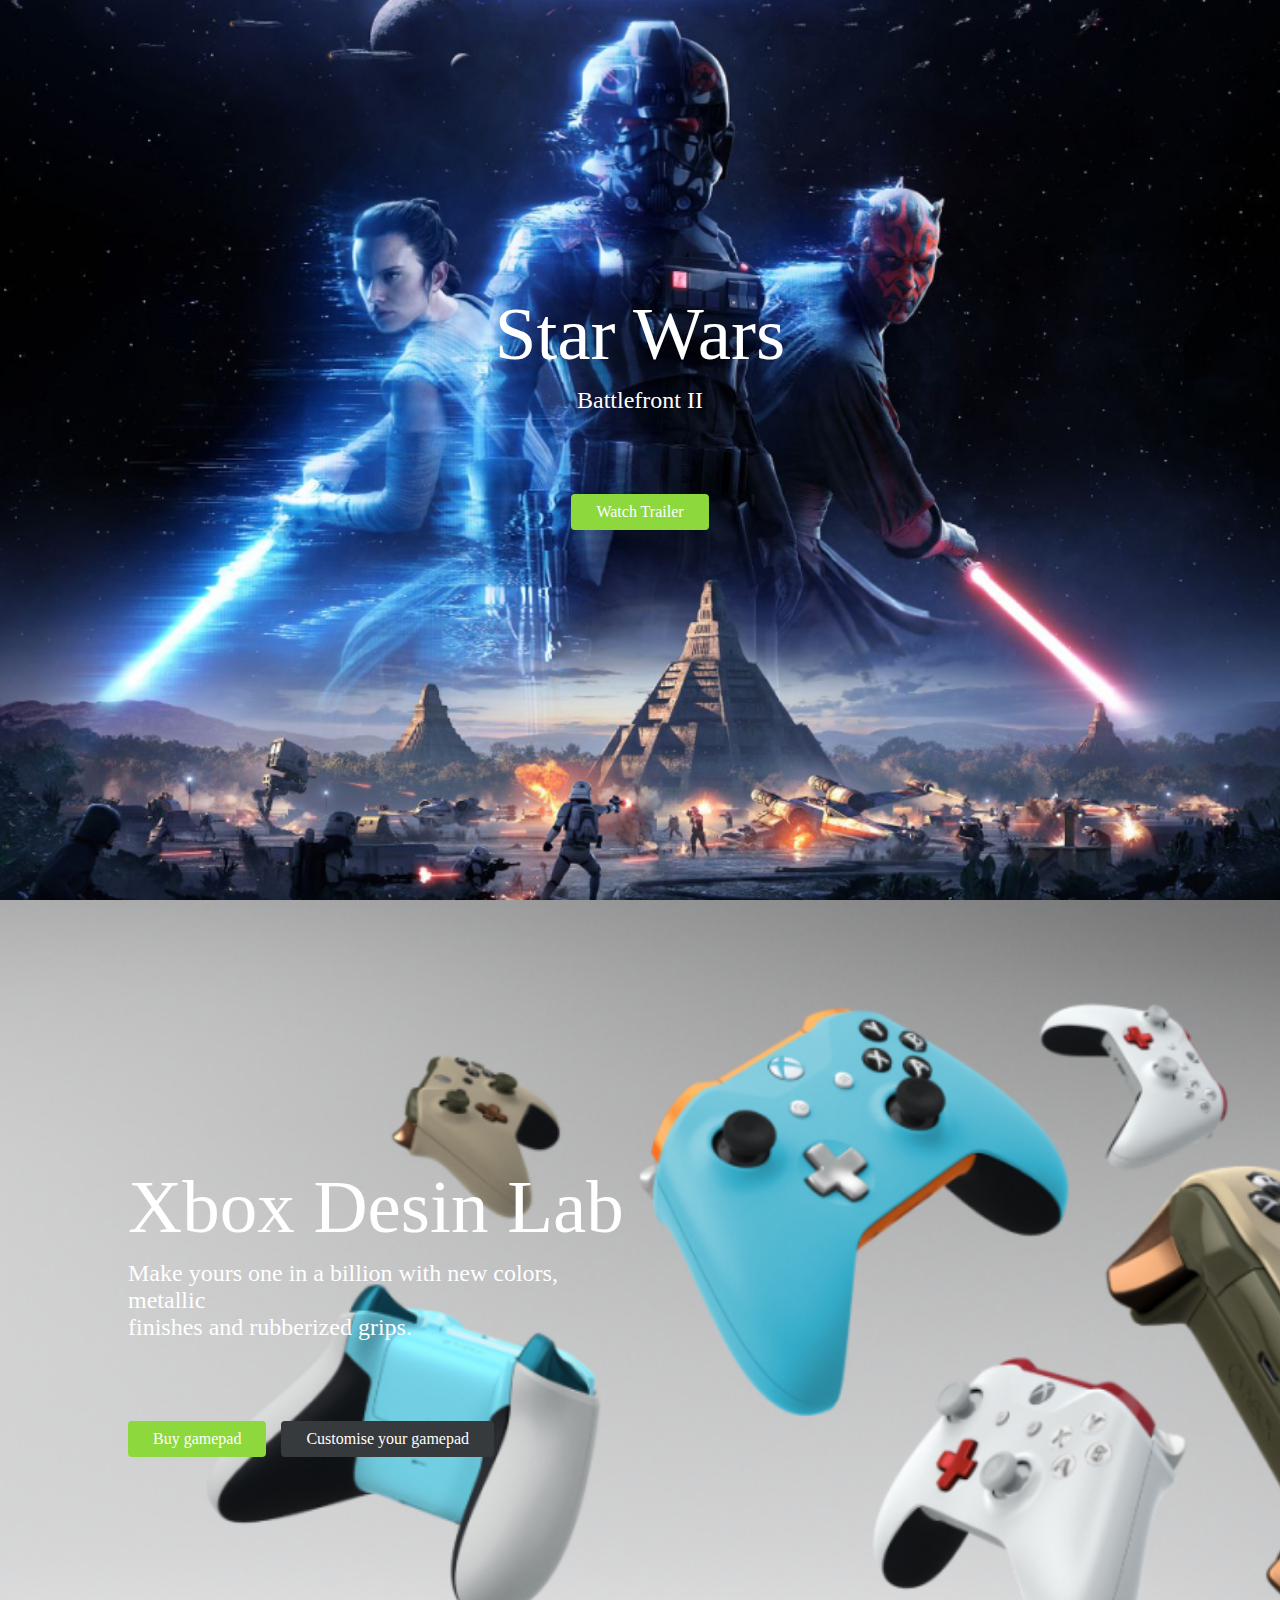
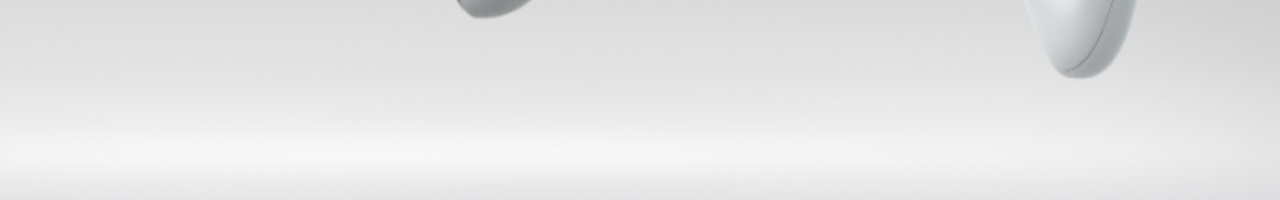
<file: index.html>
<!DOCTYPE html>
<html lang="en">

<head>
	<meta charset="UTF-8">
	<meta name="viewport" content="width=device-width, initial-scale=1.0">
	<title>Document</title>
	<link rel="stylesheet" href="css/style.css">

</head>

<body>


	<header class="header"></header>

	<section class="star">
		<div class="star-content">
			<h1 class="star-title">Star Wars</h1>
			<p class="star-subtitle">Battlefront II</p>
			<a class="star-button" href="https://www.youtube.com/watch?v=dQw4w9WgXcQ" target="_blank">Watch Trailer</a>
		</div>
	</section>





	<section class="gamepad">
		<div class="gamepad-content">
			<h1 class="gamepad-title">Xbox Desin Lab</h1>
			<p class="gamepad-subtitle">Make yours one in a billion with new colors, metallic <br> finishes and rubberized
				grips.
			</p>

			<div class="gamepad-button-block">
				<a class="gamepad-secondbutton" href="https://prom.ua/Xbox-gamepad.html" target="_blank">Buy gamepad</a>
				<a class="gamepad-button" href="https://xboxdesignlab.xbox.com/" target="_blank">Customise your gamepad</a>

			</div>
		</div>
	</section>
</body>

</html>
</file>
<file: css/style.css>
* {
	margin: 0;
	padding: 0;
	box-sizing: border-box;
}

.star {
	min-height: 100vh;
	background: url(../img/star.jpg) no-repeat center / cover;
}

.star-content {
	min-height: 100vh;
	display: flex;
	flex-direction: column;
	align-items: center;
	justify-content: center;
}

.star-title {
	color: #fff;
	font-size: 75px;
	font-style: normal;
	font-weight: 400;
	line-height: normal;
	margin-bottom: 10px;
}

.star-subtitle {
	color: #fff;
	font-size: 24px;
	font-style: normal;
	font-weight: 400;
	line-height: normal;
	margin-bottom: 80px;
}

.star-button {
	color: #fff;
	font-size: 16px;
	font-style: normal;
	font-weight: 400;
	margin-bottom: 80px;
	text-decoration: none;

	display: flex;
	align-items: center;
	justify-content: center;

	text-decoration: none;

	padding: 9px 25px;

	border-radius: 4px;
	background: #8dd83d;
}

/*  ------------------Gamepad---------------------------------- */

.gamepad {
	min-height: 100vh;
	background: url(../img/DesignLabSection.png) no-repeat bottom / cover;
}

.gamepad-content {
	min-height: 100vh;
	display: flex;
	flex-direction: column;
	align-items: left;
	justify-content: center;
	margin-left: 10%;
	margin-right: 50%;
}

.gamepad-title {
	color: #fff;
	font-size: 75px;
	font-style: normal;
	font-weight: 400;
	line-height: normal;
	margin-bottom: 10px;
}

.gamepad-subtitle {
	color: #fff;
	font-size: 24px;
	font-style: normal;
	font-weight: 400;
	line-height: normal;
	margin-bottom: 80px;
}

.gamepad-button-block {
	display: flex;
	align-items: center;
	gap: 15px;
}

.gamepad-button {
	color: #fff;
	font-size: 16px;
	font-style: normal;
	font-weight: 400;
	margin-bottom: 80px;
	text-decoration: none;

	display: inline-block;
	align-items: center;
	justify-content: center;

	text-decoration: none;

	padding: 9px 25px;

	border-radius: 4px;
	background: #373a3c;
}

.gamepad-secondbutton {
	color: #fff;
	font-size: 16px;
	font-style: normal;
	font-weight: 400;
	margin-bottom: 80px;
	text-decoration: none;

	display: inline-block;
	align-items: center;
	justify-content: center;

	text-decoration: none;

	padding: 9px 25px;

	border-radius: 4px;
	background: #8dd83d;
}

.gamepad-button:hover {
	background: black;
}

.gamepad-secondbutton:hover {
	background: #6ed73c;
}
</file>
